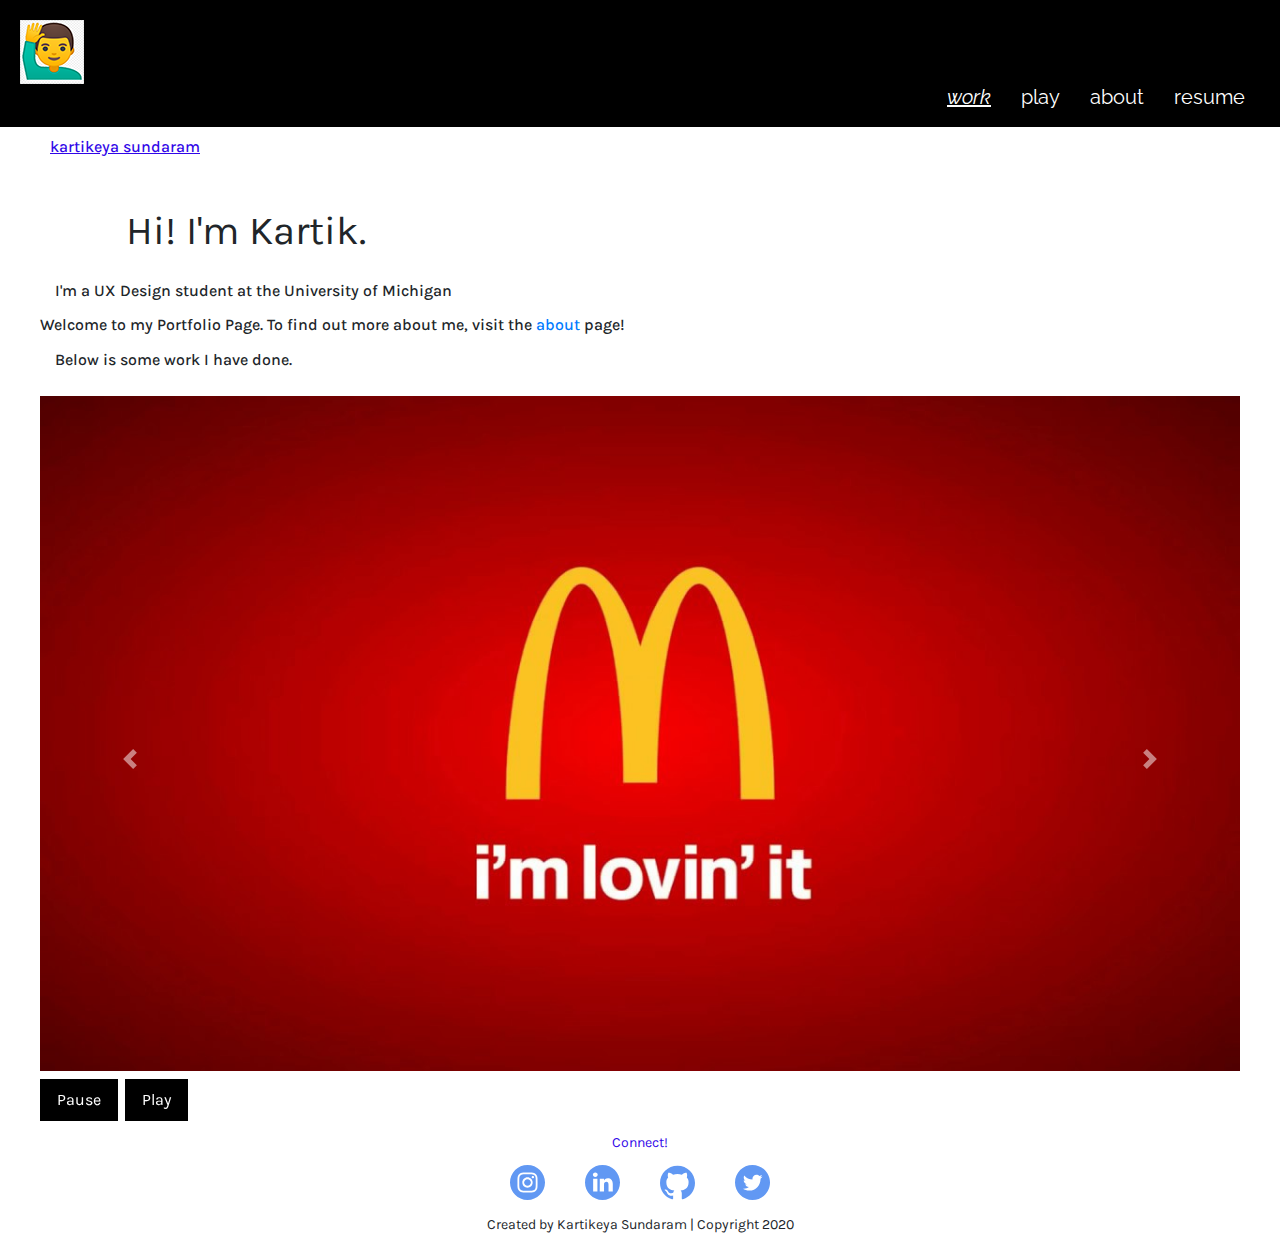
<file: index.html>
<!DOCTYPE html>
<html lang="en">
    <head>
        <title>Kartikeya Sundaram's home</title>

        <link rel="shortcut icon" href="assets/icons/k_icon.ico" type="image/x-icon" />

        <meta name="viewport" content="width=device-width, initial-scale=1">
        <meta charset="UTF-8">

        <!-- Bootstrap CSS -->
        <link rel="stylesheet" href="https://maxcdn.bootstrapcdn.com/bootstrap/4.0.0/css/bootstrap.min.css" integrity="sha384-Gn5384xqQ1aoWXA+058RXPxPg6fy4IWvTNh0E263XmFcJlSAwiGgFAW/dAiS6JXm" crossorigin="anonymous">

        <!-- stylesheet imports -->
        <link href="css/styles.css" type="text/css" rel="stylesheet"/>
        <link href="css/html5reset.css" type="text/css" rel="stylesheet"/>

        <!-- font imports -->
        <link href="https://fonts.googleapis.com/css?family=Karla&display=swap" rel="stylesheet">
        <link href="https://fonts.googleapis.com/css?family=Raleway:200&display=swap" rel="stylesheet">

        <!-- Global site tag (gtag.js) - Google Analytics -->
        <script async src="https://www.googletagmanager.com/gtag/js?id=G-FXCVH95HMC"></script>
        <script>
            window.dataLayer = window.dataLayer || [];
            function gtag(){dataLayer.push(arguments);}
            gtag('js', new Date());

            gtag('config', 'G-FXCVH95HMC');
        </script>
    </head>
    <body>
        <a class="skip" href="#skip">Skip to Main Content</a>
        <header>
            <nav>
                <a href="#"><img src="assets/nav-emoji.png" alt="nav emoji"></a>
                <ul class="nav-links">
                    <li class="nav-item"><a href="#work"><em><u>work</u></em></a></li>
                    <li class="nav-item"><a href="pages/play.html">play</a></li>
                    <li class="nav-item"><a href="pages/about.html">about</a></li>
                    <li class="nav-item"><a href="pages/resume.html">resume</a></li>
                </ul>
            </nav>
        </header>

        <!--Bootstrap js and jquery-->
        <script src="https://code.jquery.com/jquery-3.2.1.slim.min.js" integrity="sha384-KJ3o2DKtIkvYIK3UENzmM7KCkRr/rE9/Qpg6aAZGJwFDMVNA/GpGFF93hXpG5KkN" crossorigin="anonymous"></script>
        <script src="https://cdnjs.cloudflare.com/ajax/libs/popper.js/1.12.9/umd/popper.min.js" integrity="sha384-ApNbgh9B+Y1QKtv3Rn7W3mgPxhU9K/ScQsAP7hUibX39j7fakFPskvXusvfa0b4Q" crossorigin="anonymous"></script>
        <script src="https://maxcdn.bootstrapcdn.com/bootstrap/4.0.0/js/bootstrap.min.js" integrity="sha384-JZR6Spejh4U02d8jOt6vLEHfe/JQGiRRSQQxSfFWpi1MquVdAyjUar5+76PVCmYl" crossorigin="anonymous"></script>


        <main id="skip">
            <h1 class="name">Kartikeya Sundaram</h1>
            <div class="index-header">
                <div id="index-big">
                    <p class="inline animated-text">Hi! I'm Kartik.</p>
                </div>
                <h2 id="index-small">I'm a UX Design student at the University of Michigan</h2>
                <h2 id="index-small:"> Welcome to my Portfolio Page. To find out more about me, visit the <a href="pages/about.html">about</a> page!</h2>
                <h2 id="index-small"> Below is some work I have done.
            </div>

            <!--Carousel begins-->
            <div id="carousel-example-1z" class="carousel slide carousel-fade" data-ride="carousel"
            data-interval: "2000";>
              <!--Indicators-->
              <ol class="carousel-indicators">
                <li data-target="#carousel-example-1z" data-slide-to="0" class="active"></li>
                <li data-target="#carousel-example-1z" data-slide-to="1"></li>
              </ol>

              <!--Slides-->
              <div class="carousel-inner" role="listbox">
                <!--First slide-->
                <div class="carousel-item active">
                  <img class="d-block w-100" src="assets/thumbnails/mcd.jpg"
                    alt="Carousel slide McDonalds">
                </div>

                <!--Second slide-->
                <div class="carousel-item">
                  <img class="d-block w-100" src="assets/thumbnails/pcrc.jpeg"
                    alt="Carousel slide Post Conflict Research Center">
                </div>


              </div>
              <!--/.Slides-->
              <!--Controls-->
              <a class="carousel-control-prev" href="#carousel-example-1z" role="button" data-slide="prev">
                <span class="carousel-control-prev-icon" aria-hidden="true"></span>
                <span class="sr-only">Previous</span>
              </a>
              <a class="carousel-control-next" href="#carousel-example-1z" role="button" data-slide="next">
                <span class="carousel-control-next-icon" aria-hidden="true"></span>
                <span class="sr-only">Next</span>
              </a>
              <!-- adding the play and pause button for the carousel using JQuery -->
              <div class="btn-group" id="carouselButtons">
                  <button class="btn btn-danger btn-lg" id="carousel-pause"
                  style ="background-color:#000; border-color: #000; font-family: 'Karla', sans-serif;
                  padding: auto; border-radius:0%; margin-right: .5rem; margin-top: .5rem;
                  font-size: 1em;">
                      <span aria-hidden="true">Pause</span>
                  </button>
                  <button class="btn btn-danger btn-lg" id="carousel-play"
                  style ="background-color:#000; border-color: #000; font-family: 'Karla', sans-serif;
                  font-size: 1em; outline: none; border-radius: 0%; margin-top: .5rem">
                      <span class="glyphicon glyphicon-play" aria-hidden="true">Play</span>
                  </button>
              </div>
              <!--/.Controls-->
            </div>
            <!--/.Carousel Wrapper-->

        </main>
        <footer>
            <p style="color:#3107E8;">Connect!</p>
            <ul>
              <li class="footer-item"><a href="https://www.instagram.com/kar_clicc/" target="_blank"><img class="social-media-icon" src="assets/icons/instagram.svg" alt="instagram icon"></a></li>
              <li class="footer-item"><a href="https://www.linkedin.com/in/kartikeya-sundaram-445511141/" target="_blank"><img class="social-media-icon" src="assets/icons/linkedin.svg" alt="linkedin icon"></a></li>
              <li class="footer-item"><a href="https://www.github.com/ironblyat" target="_blank"><img class="social-media-icon" src="assets/icons/github.svg" alt="github icon"></a></li>
              <li class="footer-item"><a href="https://twitter.com/home" target="_blank"><img class="social-media-icon" src="assets/icons/twitter.svg" alt="twitter icon"></a></li>
          </ul>
            <p>Created by Kartikeya Sundaram | Copyright 2020</p>
        </footer>
    </body>
</html>
</file>
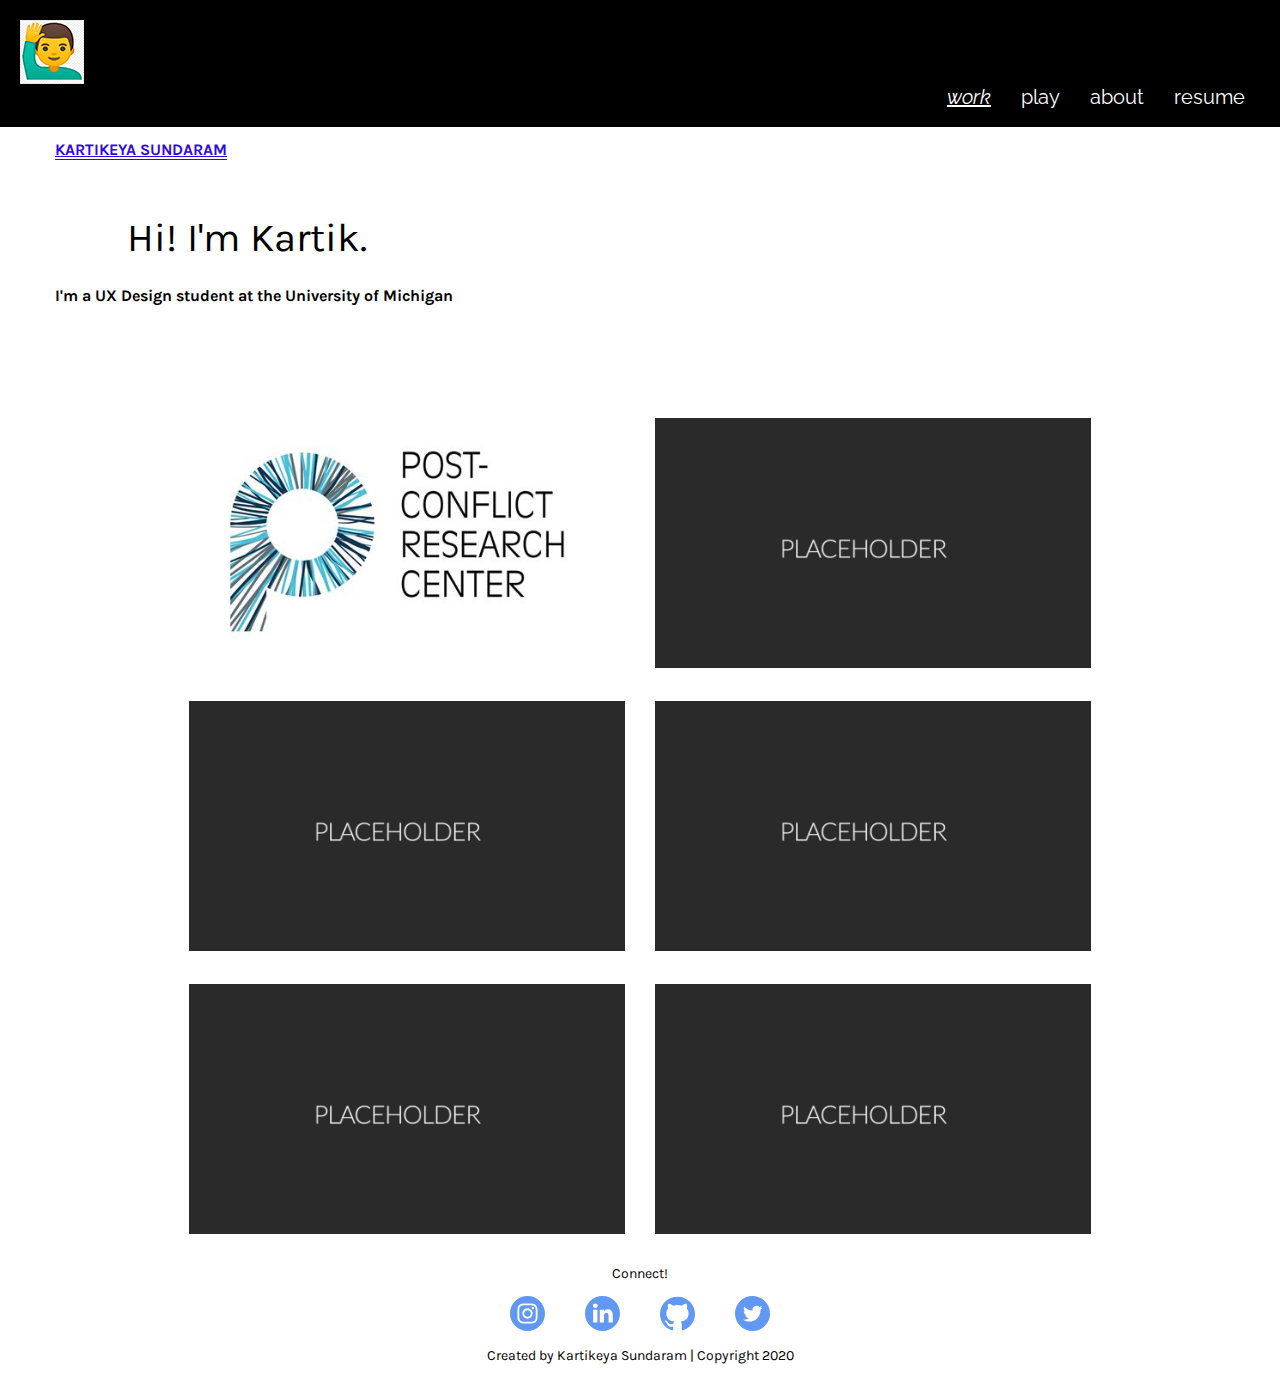
<file: portfolio/index.html>
<!DOCTYPE html>
<html lang="en">
    <head>
        <title>Kartikeya Sundaram</title>
        <meta name="viewport" content="width=device-width, initial-scale=1">
        <meta charset="UTF-8">
        <!-- stylesheet imports -->
        <link href="css/styles.css" type="text/css" rel="stylesheet"/>
        <link href="css/html5reset.css" type="text/css" rel="stylesheet"/>
        <!-- font imports -->
        <link href="https://fonts.googleapis.com/css?family=Karla&display=swap" rel="stylesheet">
        <link href="https://fonts.googleapis.com/css?family=Raleway:200&display=swap" rel="stylesheet">

    </head>
    <body>
        <a class="skip" href="#skip">Skip to Main Content</a>
        <header>
            <nav>
                <a href="#"><img src="assets/nav-emoji.png" alt="nav emoji"></a>
                <ul class="nav-links">
                    <li class="nav-item"><a href="#work"><em><u>work</u></em></a></li>
                    <li class="nav-item"><a href="pages/play.html">play</a></li>
                    <li class="nav-item"><a href="pages/about.html">about</a></li>
                    <li class="nav-item"><a href="pages/resume.html">resume</a></li>
                </ul>
            </nav>
        </header>
        <main id="skip">
            <h1 class="name">Kartikeya Sundaram</h1>
            <div class="index-header">
                <div id="index-big">
                    <p class="inline animated-text">Hi! I'm Kartik.</p>
                </div>
                <h2 id="index-small">I'm a UX Design student at the University of Michigan</h2>
            </div>
            <div id="work" class="project-container">
                <div class="project-card">
                    <img class="thumbnail card-grow" src="assets/thumbnails/pcrc.jpeg" alt="Post Conflict Research Center"/>
                </div>
                <div class="project-card">
                    <img class="thumbnail card-grow" src="assets/thumbnails/placeholder.png" alt="placeholder"/>
                </div>
                <div class="project-card">
                    <img class="thumbnail card-grow" src="assets/thumbnails/placeholder.png" alt="placeholder"/>
                </div>
                <div class="project-card">
                    <img class="thumbnail card-grow" src="assets/thumbnails/placeholder.png" alt="placeholder"/>
                </div>
                <div class="project-card">
                    <img class="thumbnail card-grow" src="assets/thumbnails/placeholder.png" alt="placeholder"/>
                </div>
                <div class="project-card">
                    <img class="thumbnail card-grow" src="assets/thumbnails/placeholder.png" alt="placeholder"/>
                </div>
            </div>

        </main>
        <footer>
            <p>Connect!</p>
            <ul>
              <li class="footer-item"><a href="https://www.instagram.com/kar_clicc/" target="_blank"><img class="social-media-icon" src="assets/icons/instagram.svg" alt="instagram icon"></a></li>
              <li class="footer-item"><a href="https://www.linkedin.com/in/kartikeya-sundaram-445511141/" target="_blank"><img class="social-media-icon" src="assets/icons/linkedin.svg" alt="linkedin icon"></a></li>
              <li class="footer-item"><a href="https://www.github.com/ironblyat" target="_blank"><img class="social-media-icon" src="assets/icons/github.svg" alt="github icon"></a></li>
              <li class="footer-item"><a href="https://twitter.com/home" target="_blank"><img class="social-media-icon" src="assets/icons/twitter.svg" alt="twitter icon"></a></li>
          </ul>
            <p>Created by Kartikeya Sundaram | Copyright 2020</p>
        </footer>
    </body>
</html>
</file>
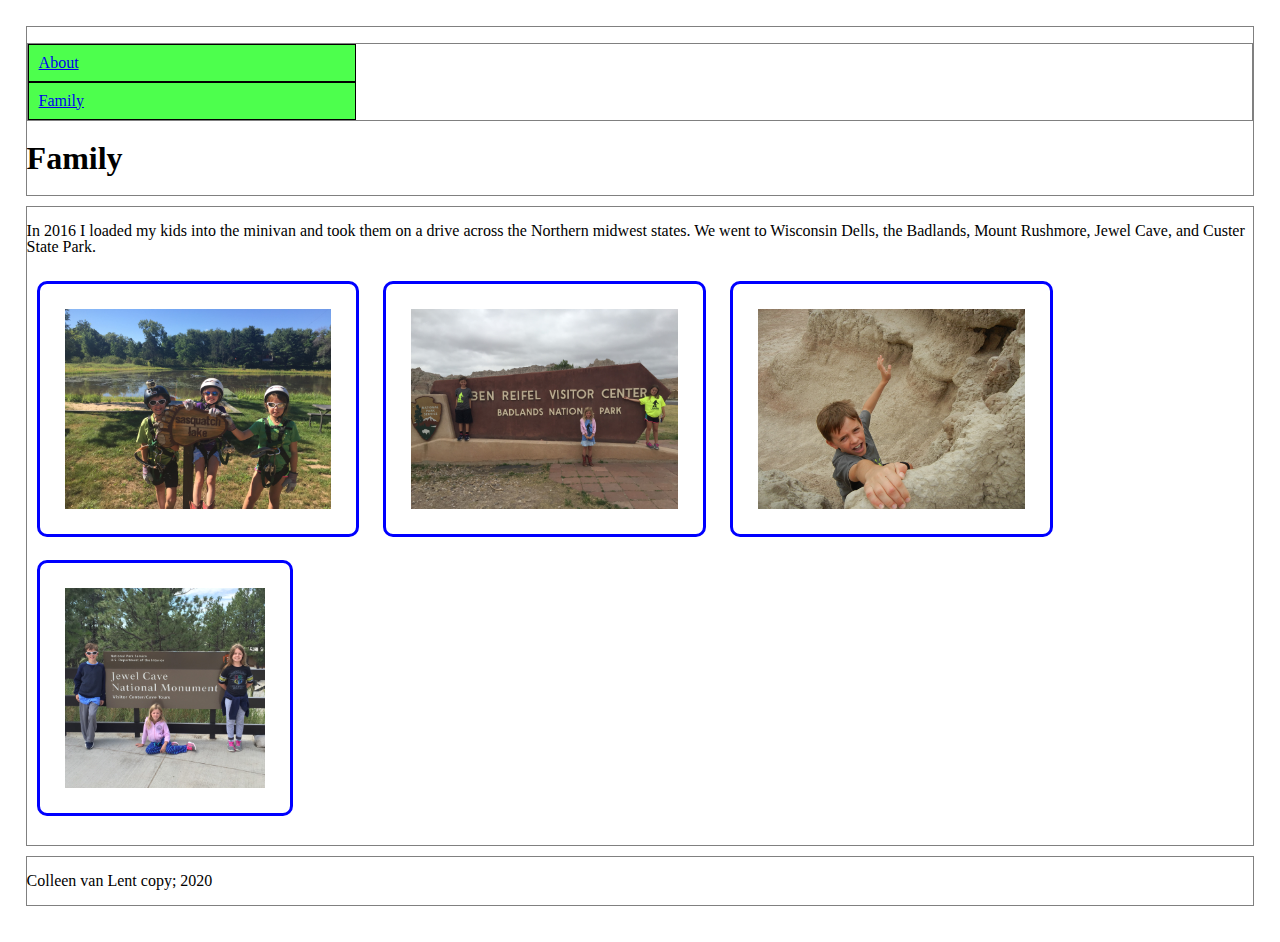
<file: family.html>
<!DOCTYPE html>
<html lang="en">
<head>
	<meta charset="UTF-8">
	<!--link rel="icon" href="imgs/favicon.ico"-->
	<link rel="stylesheet" href="css/html5reset.css">
	<link rel="stylesheet" href="css/style.css">

</head>
<body>
	<header>
		<p><nav> <ul>
			 <li>
				<a href="index.html">About</a></li>
				<li><a href="family.html">Family</a></li>
			</ul>
		</nav>
		<h1>Family</h1></p>
	</header>



<main>
<p>In 2016 I loaded my kids into the minivan and took them on a drive across the Northern midwest states.  We went to Wisconsin Dells, the Badlands, Mount Rushmore, Jewel Cave, and Custer State Park.</p>
<img src="imgs/wisconsin_dells.jpg" width="100"/>
<img src="imgs/badlands.jpg" width="100"/>
<img src="imgs/falling.jpg" width="100"/>
<img src = "imgs/jewel_cave.JPG" width="100"/></p>
</main>

<footer>
	<p>Colleen van Lent copy; 2020</p></footer>
</body>
</html>
</file>
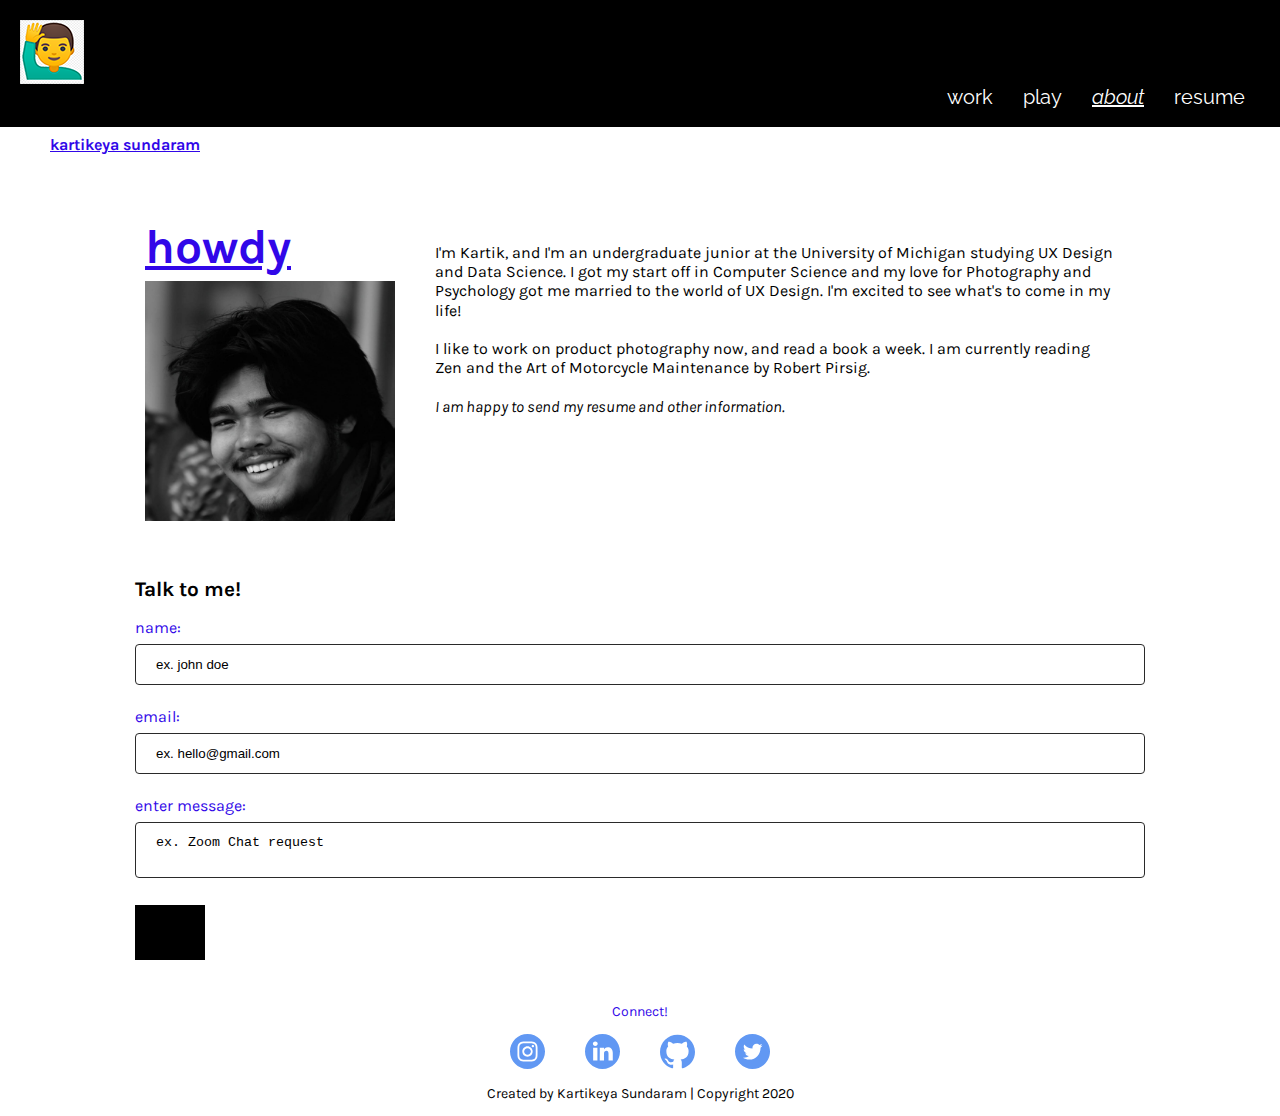
<file: pages/about.html>
<!DOCTYPE html>
<html lang="en">
    <head>
        <title>About Kartikeya Sundaram</title>
        <link rel="shortcut icon" href="../assets/icons/hi.ico" type="image/x-icon" />
        <meta name="viewport" content="width=device-width, initial-scale=1">
        <meta charset="UTF-8">
        <!-- stylesheet imports -->
        <link href="../css/styles.css" type="text/css" rel="stylesheet"/>
        <link href="../css/html5reset.css" type="text/css" rel="stylesheet"/>
        <!-- font imports -->
        <link href="https://fonts.googleapis.com/css?family=Karla&display=swap" rel="stylesheet">
        <link href="https://fonts.googleapis.com/css?family=Raleway:200&display=swap" rel="stylesheet">

        <!-- Global site tag (gtag.js) - Google Analytics -->
        <script async src="https://www.googletagmanager.com/gtag/js?id=G-FXCVH95HMC"></script>
        <script>
            window.dataLayer = window.dataLayer || [];
            function gtag(){dataLayer.push(arguments);}
            gtag('js', new Date());

            gtag('config', 'G-FXCVH95HMC');
        </script>
    </head>
    <body>
        <a class="skip" href="#skip">Skip to Main Content</a>
        <header>
            <nav>
                <a href="../index.html"><img src="../assets/nav-emoji.png" alt="nav emoji"></a>
                <ul class="nav-links">
                    <li class="nav-item"><a href="../index.html">work</a></li>
                    <li class="nav-item"><a href="play.html">play</a></li>
                    <li class="nav-item"><a href="about.html"><em><u>about</u></em></a></li>
                    <li class="nav-item"><a href="resume.html">resume</a></li>
                </ul>
            </nav>
        </header>
        <main id="skip">
            <h1 class="name">Kartikeya Sundaram</h1>
            <div class="about-content">
                <div class="about-left">
                    <h1 class="fade" id="about-header">Howdy</h1>
                <div class="about-image">
                    <img src="../assets/pic.jpg" alt="Picture of Me" />
                </div>
                </div>
                <div class="about-right">
                    <p>
                        I'm Kartik, and I'm an undergraduate junior at the
                        University of Michigan studying UX Design and Data
                        Science. I got my start off in Computer Science and
                        my love for Photography and Psychology got me
                        married to the world of UX Design. I'm excited to see
                        what's to come in my life!
                    </p>
                    <br/>
                    <p>
                        I like to work on product photography now, and read a
                        book a week. I am currently reading Zen and the Art of
                        Motorcycle Maintenance by Robert Pirsig.
                    </p>
                    <br/>
                    <p>
                        <em>I am happy to send my resume and other information.
                        </em>
                    </p>
                </div>
            </div>

            <!-- contact form -->
                <form class="contact-form"
                    action="https://formspree.io/f/meqpkwaa"
                    method="POST"
                >
                <fieldset>
                    <legend id="contact-header">Talk to me!</legend>
                    <label>
                        name:
                        <br/><input type="text" name="name" id="name" placeholder="ex. john doe">
                    </label>
                    <br/><br/>
                    <label>
                        email:
                        <br/><input type="text" name="email"id="email" placeholder="ex. hello@gmail.com">
                    </label>
                    <br/><br/>
                    <label>
                        enter message:
                        <br/><textarea id="message" name="message body" placeholder="ex. Zoom Chat request"></textarea>
                    </label>
                    <br/><br/>
                </fieldset>
                <button type="submit" value="Send" color="#3107E8">send</button>
                </form>
        </main>
        <footer>
            <p style="color:#3107E8;">Connect!</p>
            <ul>
                <li class="footer-item"><a href="https://www.instagram.com/kar_clicc/" target="_blank"><img class="social-media-icon" src="../assets/icons/instagram.svg" alt="instagram icon"></a></li>
                <li class="footer-item"><a href="https://www.linkedin.com/in/kartikeya-sundaram-445511141/" target="_blank"><img class="social-media-icon" src="../assets/icons/linkedin.svg" alt="linkedin icon"></a></li>
                <li class="footer-item"><a href="https://www.github.com/ironblyat" target="_blank"><img class="social-media-icon" src="../assets/icons/github.svg" alt="github icon"></a></li>
                <li class="footer-item"><a href="https://twitter.com/home" target="_blank"><img class="social-media-icon" src="../assets/icons/twitter.svg" alt="twitter icon"></a></li>
            </ul>
            <p>Created by Kartikeya Sundaram | Copyright 2020</p>
        </footer>
</file>
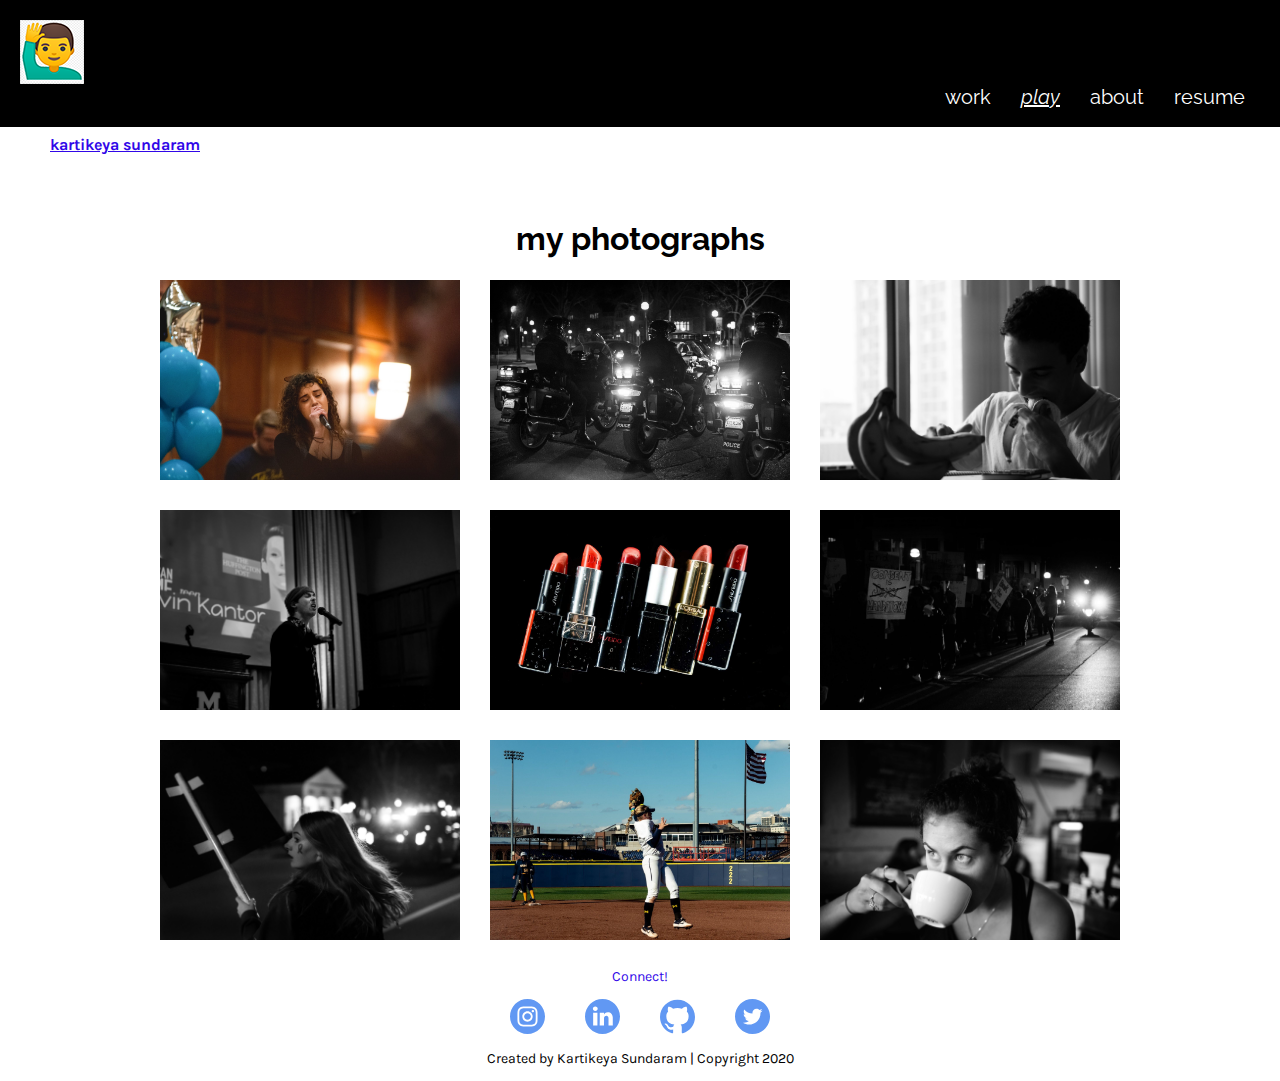
<file: pages/play.html>
<!DOCTYPE html>
<html lang="en">
    <head>
        <title>Kartikeya Sundaram's photography</title>


        <!-- favicon -->

        <link rel="shortcut icon" href="../assets/icons/play_camera.ico" type="image/x-icon" />

        <meta name="viewport" content="width=device-width, initial-scale=1">
        <meta charset="UTF-8">


        <!-- stylesheet imports -->
        <link href="../css/styles.css" type="text/css" rel="stylesheet"/>
        <link href="../css/html5reset.css" type="text/css" rel="stylesheet"/>
        <!-- font imports -->
        <link href="https://fonts.googleapis.com/css?family=Karla&display=swap" rel="stylesheet">
        <link href="https://fonts.googleapis.com/css?family=Raleway:200&display=swap" rel="stylesheet">
        <!-- Global site tag (gtag.js) - Google Analytics -->
        <script async src="https://www.googletagmanager.com/gtag/js?id=G-FXCVH95HMC"></script>
        <script>
            window.dataLayer = window.dataLayer || [];
            function gtag(){dataLayer.push(arguments);}
            gtag('js', new Date());

            gtag('config', 'G-FXCVH95HMC');
        </script>

    </head>
    <body>
        <a class="skip" href="#skip">Skip to Main Content</a>
        <header>
            <nav>
                <a href="../index.html"><img src="../assets/nav-emoji.png" alt="nav emoji"></a>
                <ul class="nav-links">
                    <li class="nav-item"><a href="../index.html">work</a></li>
                    <li class="nav-item"><a href="play.html"><em><u>play</u></em></a></li>
                    <li class="nav-item"><a href="about.html">about</a></li>
                    <li class="nav-item"><a href="resume.html">resume</a></li>
                </ul>
            </nav>
        </header>


        <main id="skip">
            <h1 class="name">Kartikeya Sundaram</h1>
            <!-- play content -->
            <h2 id="heading">my photographs</h2>

            <div class="container">
                <div class="play-card" tabindex="0">
                    <div class="card-inner">
                        <div class="card-front">
                            <img src="../assets/gallery/AmericanIdol.jpg" alt="Photo of American Idol"/>
                        </div>
                        <div class="card-back">
                            <h1>"Singer from American Idol"</h1>
                            <p>Nikon D750 with 80-200mm f/2.8</p>
                        </div>
                    </div>
                </div>
                <div class="play-card" tabindex="0">
                    <div class="card-inner">
                        <div class="card-front">
                            <img src="../assets/gallery/cops.jpg" alt="Photo of Cops on Bikes"/>
                        </div>
                        <div class="card-back">
                            <h1>"Cops in Line"</h1>
                            <p>Nikon D750 with 80-200mm f/2.8</p>
                        </div>
                    </div>
                </div>
                <div class="play-card" tabindex="0">
                    <div class="card-inner">
                        <div class="card-front">
                            <img src="../assets/gallery/Danny.jpg" alt="Photo of Danny"/>
                        </div>
                        <div class="card-back">
                            <h1>"My friend Danny"</h1>
                            <p>Nikon D750 with 80-200mm f/2.8</p>
                        </div>
                    </div>
                </div>
                <div class="play-card" tabindex="0">
                    <div class="card-inner">
                        <div class="card-front">
                            <img src="../assets/gallery/KevinCantor.jpg" alt="Photo of Kevin Cantor, Poet"/>
                        </div>
                        <div class="card-back">
                            <h1>"Kevin Cantor Performing"</h1>
                            <p>Nikon D750 with 80-200mm f/2.8</p>
                        </div>
                    </div>
                </div>
                <div class="play-card" tabindex="0">
                    <div class="card-inner">
                        <div class="card-front">
                            <img src="../assets/gallery/Lipstick.jpg" alt="Photo of Lipstick"/>
                        </div>
                        <div class="card-back">
                            <h1>"Lipstick"</h1>
                            <p>Nikon D750 with 80-200mm f/2.8</p>
                        </div>
                    </div>
                </div>
                <div class="play-card" tabindex="0">
                    <div class="card-inner">
                        <div class="card-front">
                            <img src="../assets/gallery/Protest.jpg" alt="Photo of Take Back the Night March"/>
                        </div>
                        <div class="card-back">
                            <h1>"Take Back the Night March"</h1>
                            <p>Nikon D750 with 80-200mm f/2.8</p>
                        </div>
                    </div>
                </div>
                <div class="play-card" tabindex="0">
                    <div class="card-inner">
                        <div class="card-front">
                            <img src="../assets/gallery/Sara.jpg" alt="Photo of Sara"/>
                        </div>
                        <div class="card-back">
                            <h1>"Sara"</h1>
                            <p>Nikon D750 with 80-200mm f/2.8</p>
                        </div>
                    </div>
                </div>
                <div class="play-card" tabindex="0">
                    <div class="card-inner">
                        <div class="card-front">
                            <img src="../assets/gallery/Softball.jpg" alt="Photo of Softball Athlete"/>
                        </div>
                        <div class="card-back">
                            <h1>"Softball Athlete"</h1>
                            <p>Nikon D750 with 80-200mm f/2.8</p>
                        </div>
                    </div>
                </div>
                <div class="play-card" tabindex="0">
                    <div class="card-inner">
                        <div class="card-front">
                            <img src="../assets/gallery/Sophia.jpg" alt="Photo of Sophia"/>
                        </div>
                        <div class="card-back">
                            <h1>"Sophia with her Coffee"</h1>
                            <p>Nikon D750 with 80-200mm f/2.8</p>
                        </div>
                    </div>
                </div>
            </div>
            <!-- <a href="#skip">Go to top</a>-->
            <!-- make this into a button -->
        </main>
        <footer>
            <p style="color:#3107E8;">Connect!</p>
            <ul>
                <li class="footer-item"><a href="https://www.instagram.com/kar_clicc/" target="_blank"><img class="social-media-icon" src="../assets/icons/instagram.svg" alt="instagram icon"></a></li>
                <li class="footer-item"><a href="https://www.linkedin.com/in/kartikeya-sundaram-445511141/" target="_blank"><img class="social-media-icon" src="../assets/icons/linkedin.svg" alt="linkedin icon"></a></li>
                <li class="footer-item"><a href="https://www.github.com/ironblyat" target="_blank"><img class="social-media-icon" src="../assets/icons/github.svg" alt="github icon"></a></li>
                <li class="footer-item"><a href="https://twitter.com/home" target="_blank"><img class="social-media-icon" src="../assets/icons/twitter.svg" alt="twitter icon"></a></li>
            </ul>
            <p>Created by Kartikeya Sundaram | Copyright 2020</p>
        </footer>
</file>
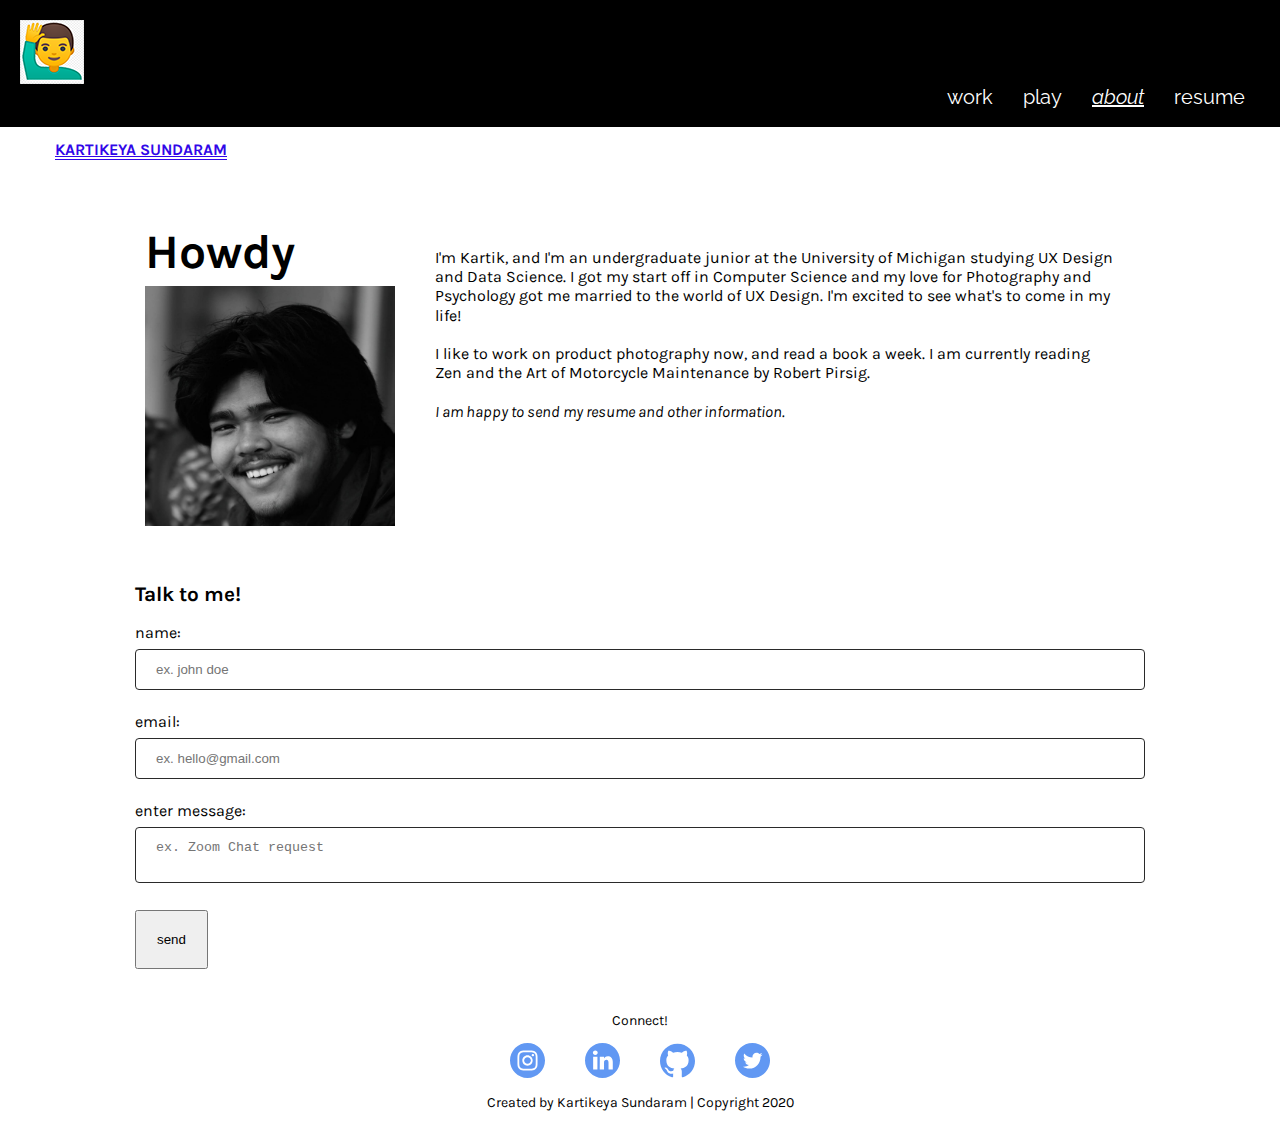
<file: portfolio/pages/about.html>
<!DOCTYPE html>
<html lang="en">
    <head>
        <title>Kartikeya Sundaram</title>
        <meta name="viewport" content="width=device-width, initial-scale=1">
        <meta charset="UTF-8">
        <!-- stylesheet imports -->
        <link href="../css/styles.css" type="text/css" rel="stylesheet"/>
        <link href="../css/html5reset.css" type="text/css" rel="stylesheet"/>
        <!-- font imports -->
        <link href="https://fonts.googleapis.com/css?family=Karla&display=swap" rel="stylesheet">
        <link href="https://fonts.googleapis.com/css?family=Raleway:200&display=swap" rel="stylesheet">

    </head>
    <body>
        <a class="skip" href="#skip">Skip to Main Content</a>
        <header>
            <nav>
                <a href="../index.html"><img src="../assets/nav-emoji.png" alt="nav emoji"></a>
                <ul class="nav-links">
                    <li class="nav-item"><a href="../index.html">work</a></li>
                    <li class="nav-item"><a href="play.html">play</a></li>
                    <li class="nav-item"><a href="about.html"><em><u>about</u></em></a></li>
                    <li class="nav-item"><a href="resume.html">resume</a></li>
                </ul>
            </nav>
        </header>
        <main id="skip">
            <h1 class="name">Kartikeya Sundaram</h1>
            <div class="about-content">
                <div class="about-left">
                    <h1 class="fade" id="about-header">Howdy</h1>
                <div class="about-image">
                    <img src="../assets/pic.jpg" alt="Picture of Me" />
                </div>
                </div>
                <div class="about-right">
                    <p>
                        I'm Kartik, and I'm an undergraduate junior at the
                        University of Michigan studying UX Design and Data
                        Science. I got my start off in Computer Science and
                        my love for Photography and Psychology got me
                        married to the world of UX Design. I'm excited to see
                        what's to come in my life!
                    </p>
                    <br/>
                    <p>
                        I like to work on product photography now, and read a
                        book a week. I am currently reading Zen and the Art of
                        Motorcycle Maintenance by Robert Pirsig.
                    </p>
                    <br/>
                    <p>
                        <em>I am happy to send my resume and other information.
                        </em>
                    </p>
                </div>
            </div>

            <!-- contact form -->
                <form class="contact-form"
                    action="https://formspree.io/f/meqpkwaa"
                    method="POST"
                >
                <fieldset>
                    <legend id="contact-header">Talk to me!</legend>
                    <label>
                        name:
                        <br/><input type="text" name="name" id="name" placeholder="ex. john doe">
                    </label>
                    <br/><br/>
                    <label>
                        email:
                        <br/><input type="text" name="email"id="email" placeholder="ex. hello@gmail.com">
                    </label>
                    <br/><br/>
                    <label>
                        enter message:
                        <br/><textarea id="message" name="message body" placeholder="ex. Zoom Chat request"></textarea>
                    </label>
                    <br/><br/>
                </fieldset>
                <button type="submit" value="Send">send</button>
                </form>
        </main>
        <footer>
            <p>Connect!</p>
            <ul>
                <li class="footer-item"><a href="https://www.instagram.com/kar_clicc/" target="_blank"><img class="social-media-icon" src="../assets/icons/instagram.svg" alt="instagram icon"></a></li>
                <li class="footer-item"><a href="https://www.linkedin.com/in/kartikeya-sundaram-445511141/" target="_blank"><img class="social-media-icon" src="../assets/icons/linkedin.svg" alt="linkedin icon"></a></li>
                <li class="footer-item"><a href="https://www.github.com/ironblyat" target="_blank"><img class="social-media-icon" src="../assets/icons/github.svg" alt="github icon"></a></li>
                <li class="footer-item"><a href="https://twitter.com/home" target="_blank"><img class="social-media-icon" src="../assets/icons/twitter.svg" alt="twitter icon"></a></li>
            </ul>
            <p>Created by Kartikeya Sundaram | Copyright 2020</p>
        </footer>
</file>
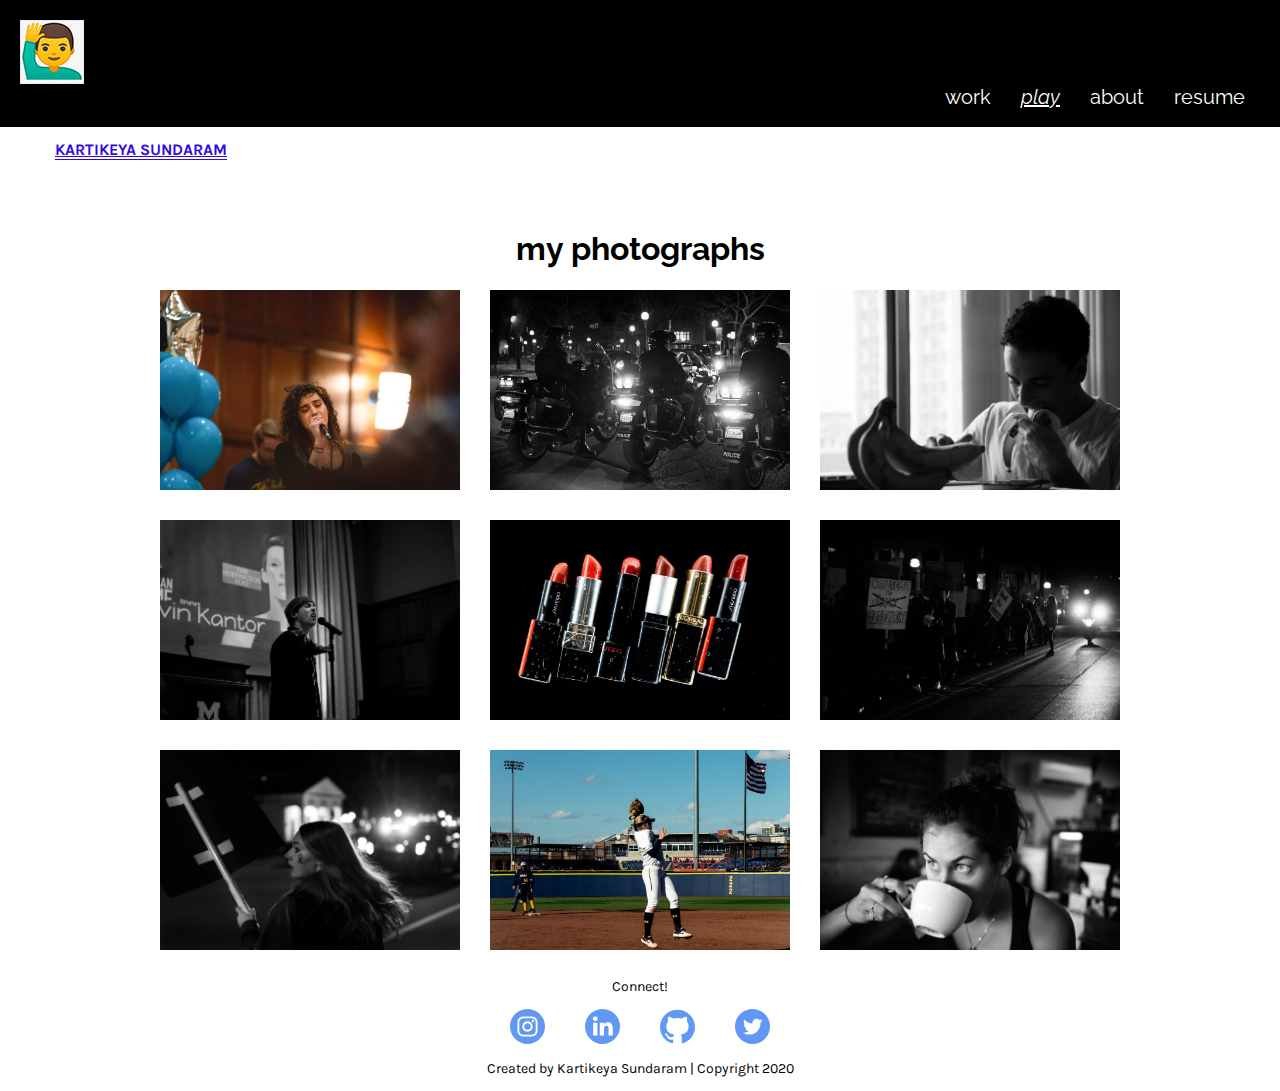
<file: portfolio/pages/play.html>
<!DOCTYPE html>
<html lang="en">
    <head>
        <title>Kartikeya Sundaram</title>
        <meta name="viewport" content="width=device-width, initial-scale=1">
        <meta charset="UTF-8">
        <!-- stylesheet imports -->
        <link href="../css/styles.css" type="text/css" rel="stylesheet"/>
        <link href="../css/html5reset.css" type="text/css" rel="stylesheet"/>
        <!-- font imports -->
        <link href="https://fonts.googleapis.com/css?family=Karla&display=swap" rel="stylesheet">
        <link href="https://fonts.googleapis.com/css?family=Raleway:200&display=swap" rel="stylesheet">

    </head>
    <body>
        <a class="skip" href="#skip">Skip to Main Content</a>
        <header>
            <nav>
                <a href="../index.html"><img src="../assets/nav-emoji.png" alt="nav emoji"></a>
                <ul class="nav-links">
                    <li class="nav-item"><a href="../index.html">work</a></li>
                    <li class="nav-item"><a href="play.html"><em><u>play</u></em></a></li>
                    <li class="nav-item"><a href="about.html">about</a></li>
                    <li class="nav-item"><a href="resume.html">resume</a></li>
                </ul>
            </nav>
        </header>
        <main id="skip">
            <h1 class="name">Kartikeya Sundaram</h1>
            <!-- play content -->
            <h2 id="heading">my photographs</h2>
            <div class="container">
                <div class="play-card" tabindex="0">
                    <div class="card-inner">
                        <div class="card-front">
                            <img src="../assets/gallery/AmericanIdol.jpg" alt="Photo of American Idol"/>
                        </div>
                        <div class="card-back">
                            <h1>"Singer from American Idol"</h1>
                            <p>Nikon D750 with 80-200mm f/2.8</p>
                        </div>
                    </div>
                </div>
                <div class="play-card" tabindex="0">
                    <div class="card-inner">
                        <div class="card-front">
                            <img src="../assets/gallery/cops.jpg" alt="Photo of Cops on Bikes"/>
                        </div>
                        <div class="card-back">
                            <h1>"Cops in Line"</h1>
                            <p>Nikon D750 with 80-200mm f/2.8</p>
                        </div>
                    </div>
                </div>
                <div class="play-card" tabindex="0">
                    <div class="card-inner">
                        <div class="card-front">
                            <img src="../assets/gallery/Danny.jpg" alt="Photo of Danny"/>
                        </div>
                        <div class="card-back">
                            <h1>"My friend Danny"</h1>
                            <p>Nikon D750 with 80-200mm f/2.8</p>
                        </div>
                    </div>
                </div>
                <div class="play-card" tabindex="0">
                    <div class="card-inner">
                        <div class="card-front">
                            <img src="../assets/gallery/KevinCantor.jpg" alt="Photo of Kevin Cantor, Poet"/>
                        </div>
                        <div class="card-back">
                            <h1>"Kevin Cantor Performing"</h1>
                            <p>Nikon D750 with 80-200mm f/2.8</p>
                        </div>
                    </div>
                </div>
                <div class="play-card" tabindex="0">
                    <div class="card-inner">
                        <div class="card-front">
                            <img src="../assets/gallery/Lipstick.jpg" alt="Photo of Lipstick"/>
                        </div>
                        <div class="card-back">
                            <h1>"Lipstick"</h1>
                            <p>Nikon D750 with 80-200mm f/2.8</p>
                        </div>
                    </div>
                </div>
                <div class="play-card" tabindex="0">
                    <div class="card-inner">
                        <div class="card-front">
                            <img src="../assets/gallery/Protest.jpg" alt="Photo of Take Back the Night March"/>
                        </div>
                        <div class="card-back">
                            <h1>"Take Back the Night March"</h1>
                            <p>Nikon D750 with 80-200mm f/2.8</p>
                        </div>
                    </div>
                </div>
                <div class="play-card" tabindex="0">
                    <div class="card-inner">
                        <div class="card-front">
                            <img src="../assets/gallery/Sara.jpg" alt="Photo of Sara"/>
                        </div>
                        <div class="card-back">
                            <h1>"Sara"</h1>
                            <p>Nikon D750 with 80-200mm f/2.8</p>
                        </div>
                    </div>
                </div>
                <div class="play-card" tabindex="0">
                    <div class="card-inner">
                        <div class="card-front">
                            <img src="../assets/gallery/Softball.jpg" alt="Photo of Softball Athlete"/>
                        </div>
                        <div class="card-back">
                            <h1>"Softball Athlete"</h1>
                            <p>Nikon D750 with 80-200mm f/2.8</p>
                        </div>
                    </div>
                </div>
                <div class="play-card" tabindex="0">
                    <div class="card-inner">
                        <div class="card-front">
                            <img src="../assets/gallery/Sophia.jpg" alt="Photo of Sophia"/>
                        </div>
                        <div class="card-back">
                            <h1>"Sophia with her Coffee"</h1>
                            <p>Nikon D750 with 80-200mm f/2.8</p>
                        </div>
                    </div>
                </div>
            </div>
            <!-- <a href="#skip">Go to top</a>-->
            <!-- make this into a button -->
        </main>
        <footer>
            <p>Connect!</p>
            <ul>
                <li class="footer-item"><a href="https://www.instagram.com/kar_clicc/" target="_blank"><img class="social-media-icon" src="../assets/icons/instagram.svg" alt="instagram icon"></a></li>
                <li class="footer-item"><a href="https://www.linkedin.com/in/kartikeya-sundaram-445511141/" target="_blank"><img class="social-media-icon" src="../assets/icons/linkedin.svg" alt="linkedin icon"></a></li>
                <li class="footer-item"><a href="https://www.github.com/ironblyat" target="_blank"><img class="social-media-icon" src="../assets/icons/github.svg" alt="github icon"></a></li>
                <li class="footer-item"><a href="https://twitter.com/home" target="_blank"><img class="social-media-icon" src="../assets/icons/twitter.svg" alt="twitter icon"></a></li>
            </ul>
            <p>Created by Kartikeya Sundaram | Copyright 2020</p>
        </footer>
</file>
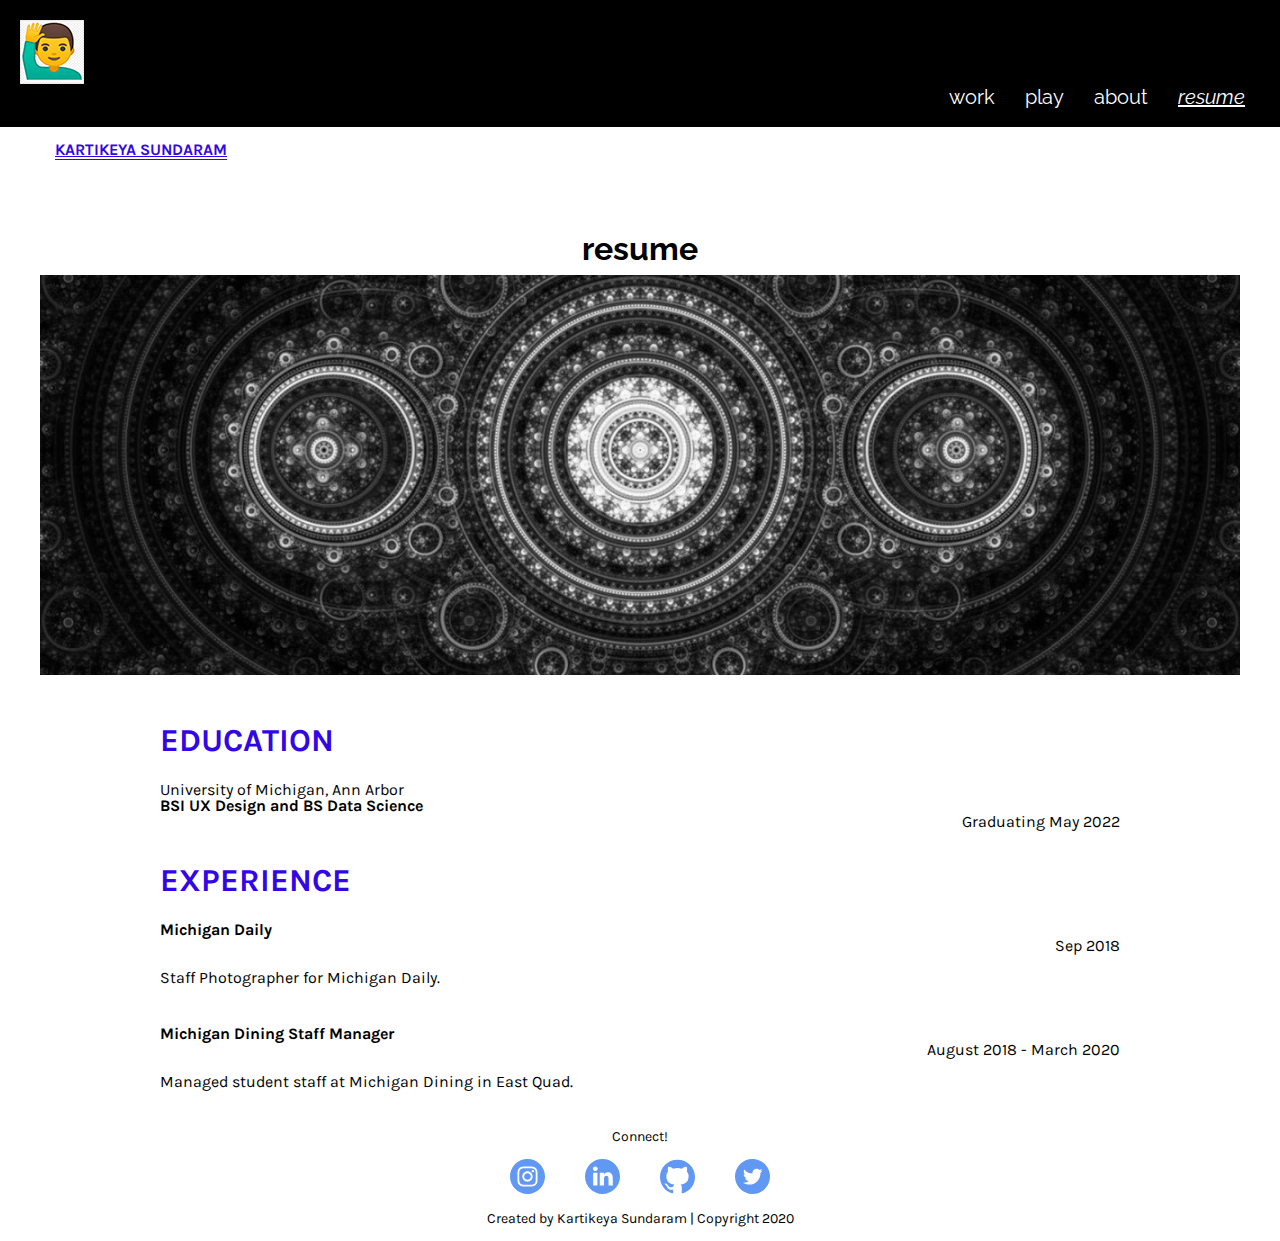
<file: portfolio/pages/resume.html>
<!DOCTYPE html>
<html lang="en">
    <head>
        <title>Kartikeya Sundaram</title>
        <meta name="viewport" content="width=device-width, initial-scale=1">
        <meta charset="UTF-8">
        <!-- stylesheet imports -->
        <link href="../css/styles.css" type="text/css" rel="stylesheet"/>
        <link href="../css/html5reset.css" type="text/css" rel="stylesheet"/>
        <!-- font imports -->
        <link href="https://fonts.googleapis.com/css?family=Karla&display=swap" rel="stylesheet">
        <link href="https://fonts.googleapis.com/css?family=Raleway:200&display=swap" rel="stylesheet">
    </head>
    <body>
        <a class="skip" href="#skip">Skip to Main Content</a>
        <header>
            <nav>
                <a href="../index.html"><img src="../assets/nav-emoji.png" alt="nav emoji"></a>
                <ul class="nav-links">
                    <li class="nav-item"><a href="../index.html">work</a></li>
                    <li class="nav-item"><a href="play.html">play</a></li>
                    <li class="nav-item"><a href="about.html">about</a></li>
                    <li class="nav-item"><a href="resume.html"><em><u>resume</u></em></a></li>
                </ul>
            </nav>
        </header>
        <main id="skip">
            <h1 class="name">Kartikeya Sundaram</h1>
            <h2 id="heading">resume</h2>
            <div class="resume-container">
                <div id="parallax"></div>
                <h3 class="resume-heading">Education</h3>
                <div class="resume-card">
                    <p >University of Michigan, Ann Arbor</p>
                    <p class="resume-role">BSI UX Design and BS Data Science</p>
                    <p class="daterange">Graduating May 2022</p>

                </div>

                <h3 class="resume-heading">Experience</h3>
                <div class="resume-card">
                    <p class="resume-role">Michigan Daily</p>
                    <p class="daterange">Sep 2018</p><br/>
                    <p>Staff Photographer for Michigan Daily.</p>
                </div>

                <div class="resume-card">
                    <p class="resume-role">Michigan Dining Staff Manager</p>
                    <p class="daterange">August 2018 - March 2020</p><br/>
                    <p>Managed student staff at Michigan Dining in East Quad. </p>
                </div>


            </div>
        </main>
        <footer>
            <p>Connect!</p>
            <ul>
                <li class="footer-item"><a href="https://www.instagram.com/kar_clicc/" target="_blank"><img class="social-media-icon" src="../assets/icons/instagram.svg" alt="instagram icon"></a></li>
                <li class="footer-item"><a href="https://www.linkedin.com/in/kartikeya-sundaram-445511141/" target="_blank"><img class="social-media-icon" src="../assets/icons/linkedin.svg" alt="linkedin icon"></a></li>
                <li class="footer-item"><a href="https://www.github.com/ironblyat" target="_blank"><img class="social-media-icon" src="../assets/icons/github.svg" alt="github icon"></a></li>
                <li class="footer-item"><a href="https://twitter.com/home" target="_blank"><img class="social-media-icon" src="../assets/icons/twitter.svg" alt="twitter icon"></a></li>
            </ul>
            <p>Created by Kartikeya Sundaram | Copyright 2020</p>
        </footer>
</file>
<file: css/styles.css>
@import url('https://fonts.googleapis.com/css?family=Raleway&display=swap');
@import url('https://fonts.googleapis.com/css?family=Karla&display=swap');

/* keyframes */
.fade {
    -webkit-animation-name: fade-in;
    animation-name: fade-in;
    animation-duration: 1.5s;
}

@keyframes fade-in {
    from {
        opacity: 0;
        transform: translate3d(0, -100%, 0);
      }

      to {
        opacity: 1;
        transform: translate3d(0, 0, 0);
      }
}

@keyframes typewriter {
    from {
        width: 0;
    }
    to {
        width: 15rem;
    }
}
@keyframes text-cursor {
    from {
        border-right-color: rgba(5,5,5,.75);
    }
    to {
        border-right-color: transparent;
    }
}

/* no padding parallax */
#parallax {
    padding: 0;
    filter: grayscale();
    background-image: url("../assets/pattern.jpg");
    background-color: #2a2a2a;
    width: 100%;
    height: 400px;
    margin: 0;
    /* Create the parallax scrolling effect */
    background-attachment: fixed;
    background-position: center;
    background-repeat: no-repeat;
    background-size: cover;
    margin-bottom: 40px;
}

/* main/work page and overall styling */
*:focus {
    border: 2px solid #000;
}

html {
    scroll-behavior: smooth;
  }

body {
    font-family: 'Karla', sans-serif;
    margin: 0 auto;
    font-size: 1em;
}




header {
    background: #fff;
    border-bottom: 3px solid #50C7C7;
    padding: 15px;
    display: flex;
}

header > nav {
    padding: 20px;
    background-color: #000;
}

.name {
    margin: 10px;
    padding-bottom: 30px;
    text-decoration: underline;
    text-transform: lowercase;
    color: #3107E8;
}

h1 {
   margin: 10px;
   padding-bottom: 30px;
   text-decoration: underline;
   text-transform: lowercase;
   color: #3107E8;
}

main {
    padding-left: 40px;
    padding-right: 40px;
}

form {

  color: #3107E8
}

#contact-header {
  color: black;
}

.inline {
    top: 50%;
    width: 24rem;
    margin: 0 auto;
    border-right: 2px solid rgba(255,255,255,.75);
    text-align: center;
    white-space: nowrap;
    overflow: hidden;
}

.animated-text {
    animation: typewriter 3s steps(30) 1s 1 normal both,
               text-cursor 500ms steps(30) infinite normal;
}

nav {
    display: flex;
}

nav a {
    width: 100px;
}

.nav-item {
    font-size: 20px;
    font-family: 'Raleway', 'sans-serif';
    padding-left: 15px;
    padding-right: 15px;
    color: #fff;
}

figcaption {
    text-align: center;
}

p img {
    text-align: center;
    margin: 0 auto;
    background-color: #2a2a2a;
}

ul {
    list-style-type: none;
}

footer ul {
    display: grid;
    justify-content: center;
    grid-template-columns: repeat(8, auto); /* 8 col */
}

footer p {
    font-size: 14px;
    text-align: center;
    padding: 15px 0px;
}

.footer-item {
    padding-left: 20px;
    padding-right: 20px;
    grid-row: 1 / -1;
}

.nav-links {
    list-style: none;
    display: flex;
    flex-direction: row;
    justify-content: flex-end;
    align-items: baseline;
}

.index-header {
    height: 200px;
    width: auto;
    display: flex;
    flex-direction: column;
    align-items: flex-start;
}

#index-big {
    font-size: 2.5rem;
    margin: 15px;
}

#index-small {
    margin: 15px;
    flex-basis: 10px;
    text-emphasis: normal;
}

a:link {
    text-decoration: none;
}

.nav-item a {
    color: #fff;
}

.nav-item a:hover {
    text-decoration: underline;

}

.nav-item a:visited {
    color: #fff;
}

a.skip {
    background: #fff;
    left: 0;
    padding: 6px;
    position: absolute;
    top: -40px;
    -webkit-transition: top 1s ease-out;
    -o-transition: top 1s ease-out;
    transition: top 1s ease-out;
    z-index: 1;
}

a.skip:focus {
    top:20px;
    color: #000;
    -webkit-text-decoration-style: solid;
            text-decoration-style: solid;
}

.content {
    padding-left: 30px;
    padding-right: 30px;
    margin: 0 auto;
}

.social-media-icon {
    width: 35px;
    height: auto;
}

.project-container {
    display: grid;
    grid-template-columns: repeat(2, auto);
    justify-self: center;
    align-content: center;
    justify-content: center;
}

@media screen and (max-width: 800px) {
    .nav-links {
        flex-direction: column;
        align-items: flex-start;
        padding-top: 5px;
    }
    .nav-item {
        padding: 5px;
    }

    .project-container {
        grid-template-columns: auto;
    }
}

@media screen and (max-width: 550px) {
    .nav-links {
        flex-direction: column;
        align-items: center;
    }
    .nav-item {
        padding: 5px;
        margin: 5px;
    }
}

/* work page styling */

.thumbnail {
    width: auto;
    height: 250px;
}

.project-card {
    margin: 15px;
}

.thumbnail:hover {
    filter: drop-shadow(4px 4px 4px #b0b0b0);
    transform:scale(1.02);
    transition: all 0.7s;
}

/* play page styling */

.container {
    display: grid;
    grid-template-columns: repeat(3, auto);
    align-content: center;
    justify-content: center;
}

.play-card {
    width: 300px;
    height: 200px;
    background-color: #000;
    margin: 15px;
    perspective: 1000px;
}

.card-inner {
    position: relative;
    width: 100%;
    height: 100%;
    text-align: center;
    transition: transform 0.6s;
    transform-style: preserve-3d;
}

.play-card:focus .card-inner {
    transform: rotateY(180deg);
}

/* hover state */
.play-card:hover .card-inner {
    filter: opacity(0.5)
}

.card-front, .card-back {
    position: absolute;
    width: 100%;
    height: 100%;
    -webkit-backface-visibility: hidden;
    backface-visibility: hidden;
}

.card-front:hover {
    filter: drop-shadow(4px 4px 4px #b0b0b0);
    transform:scale(1.02);
    transition: all 0.7s;
}

.card-front {
    background-color: #000;
    color: #fff;
}

.card-back {
    background-color: #000000;
    color: #fff;
    transform: rotateY(180deg);
    vertical-align: middle;
    line-height: normal
}

.card-back h1, .card-back p {
    padding-top: 40px;
    color: #fff
}

.play-card img {
    width: 300px;
    height: auto;
    background-color: #6e6e6e;
}

#heading {
    font-family: 'Raleway', 'sans-serif';
    padding-top: 30px;
    padding-bottom: 10px;
    font-size: 2rem;
    text-align: center;
}

@media screen and (max-width: 800px) {
    .container {
        grid-template-columns: repeat(2, auto);
    }
}

@media screen and (max-width: 550px) {
    .container {
        grid-template-columns: auto;
    }
}

/* about page styling */

.about-content {
    display: flex;
    flex-direction: row;
    /* justify-content: space-evenly;
    align-content: space-between; */
    margin: 15px;
    padding: 15px 80px;
}

.about-image img {
    width: 250px;
    height: 240px;
    background-color: #2a2a2a;
}

.about-right {
    align-self: flex-start;
    padding: 30px;
    line-height: 1.2;
}

.about-left {
    align-self: flex-end;
    padding: 10px;
}

#about-header {
    font-size: 3rem;
    padding-bottom: 10px;
}

.contact-form {
    margin: 15px;
    padding: 15px 80px;
}

#contact-header {
    font-size: 1.3rem;
    font-weight: 700;
    padding-bottom: 20px;
}

input[type=text] {
    width: 100%;
    padding: 12px 20px;
    margin: 8px 0;
    display: inline-block;
    border: 1px solid #2a2a2a;
    border-radius: 4px;
    box-sizing: border-box;
}

textarea {
    width: 100%;
    padding: 12px 20px;
    margin: 8px 0;
    display: inline-block;
    border: 1px solid #2a2a2a;
    border-radius: 4px;
    box-sizing: border-box;
    resize: none;
    outline: none;
}

button {
    padding: 20px;
    outline: none;
    color: #000;
    background-color:#000; border: none; font-family: 'Karla', sans-serif;
    border-radius: 0%;
}

button :active{
  outline: none;
}

#carouselButtons :active {
  outline: none;
  border: none;
}

@media screen and (max-width: 800px) {
    .about-content {
        flex-direction: column;
        align-items: flex-end;
    }

    #about-header {
        font-size: 3rem;
        padding-bottom: 10px;
        text-align: center;
    }

    .about-image img {
        padding: 10px;
    }

    .about-right {
        justify-content: center;
        align-self: center;
        padding: 10px;
    }

    .about-left {
        justify-content: center;
        align-self: center;
        padding: 0px;
    }

    .contact-form {
        flex-direction: column;
        padding: 10px;
    }
}

@media screen and (max-width: 550px) {
    .about-image img {
        display: none;
    }
}

/* resume page styling */

.resume-heading {
    font-size: 2rem;
    color: #3107E8;
    padding: 10px 120px;
    text-transform: uppercase;
}
.resume-card {
    padding: 15px 120px;
    margin-bottom: 10px;

}

.resume-role {
    font-weight: 700;
    text-align: left;
    text-decoration: underline;
}

.daterange {
    text-align: right;
}


::placeholder {
  color: black;
  opacity: 1;
}

video {
  border: 100px;
  border-color: #3107E8;
  height: 100%;
  width: 100%;

}



/* reduced motion */
@media (prefers-reduced-motion: reduce) {
    .animated-text {
        animation: none;
    }

    .fade {
        animation: none;
    }

    #carousel-example-1z {
      data-interval:"0";
    }
  }
</file>
<file: portfolio/css/styles.css>
@import url('https://fonts.googleapis.com/css?family=Raleway&display=swap');
@import url('https://fonts.googleapis.com/css?family=Karla&display=swap');

/* keyframes */
.fade {
    -webkit-animation-name: fade-in;
    animation-name: fade-in;
    animation-duration: 1.5s;
}

@keyframes fade-in {
    from {
        opacity: 0;
        transform: translate3d(0, -100%, 0);
      }

      to {
        opacity: 1;
        transform: translate3d(0, 0, 0);
      }
}

@keyframes typewriter {
    from {
        width: 0;
    }
    to {
        width: 15rem;
    }
}
@keyframes text-cursor {
    from {
        border-right-color: rgba(5,5,5,.75);
    }
    to {
        border-right-color: transparent;
    }
}

/* no padding parallax */
#parallax {
    padding: 0;
    filter: grayscale();
    background-image: url("../assets/pattern.jpg");
    background-color: #2a2a2a;
    width: 100%;
    height: 400px;
    margin: 0;
    /* Create the parallax scrolling effect */
    background-attachment: fixed;
    background-position: center;
    background-repeat: no-repeat;
    background-size: cover;
    margin-bottom: 40px;
}

/* main/work page and overall styling */
*:focus {
    border: 2px solid #000;
}

html {
    scroll-behavior: smooth;
  }

body {
    font-family: 'Karla', sans-serif;
    margin: 0 auto;
    font-size: 1em;
}

header {
    background: #fff;
    border-bottom: 3px solid #50C7C7;
    padding: 15px;
    display: flex;
}

header > nav {
    padding: 20px;
    background-color: #000;
}

.name {
    margin: 15px;
    padding-bottom: 30px;
    text-decoration: double underline;
    text-transform: uppercase;
    color: #3107E8;
}

main {
    padding-left: 40px;
    padding-right: 40px;
}

.inline {
    top: 50%;
    width: 24rem;
    margin: 0 auto;
    border-right: 2px solid rgba(255,255,255,.75);
    text-align: center;
    white-space: nowrap;
    overflow: hidden;
}

.animated-text {
    animation: typewriter 3s steps(30) 1s 1 normal both,
               text-cursor 500ms steps(30) infinite normal;
}

nav {
    display: flex;
}

nav a {
    width: 100px;
}

.nav-item {
    font-size: 20px;
    font-family: 'Raleway', 'sans-serif';
    padding-left: 15px;
    padding-right: 15px;
    color: #fff;
}

figcaption {
    text-align: center;
}

p img {
    text-align: center;
    margin: 0 auto;
    background-color: #2a2a2a;
}

ul {
    list-style-type: none;
}

footer ul {
    display: grid;
    justify-content: center;
    grid-template-columns: repeat(8, auto); /* 8 col */
}

footer p {
    font-size: 14px;
    text-align: center;
    padding: 15px 0px;
}

.footer-item {
    padding-left: 20px;
    padding-right: 20px;
    grid-row: 1 / -1;
}

.nav-links {
    list-style: none;
    display: flex;
    flex-direction: row;
    justify-content: flex-end;
    align-items: baseline;
}

.index-header {
    height: 200px;
    width: auto;
    display: flex;
    flex-direction: column;
    align-items: flex-start;
}

#index-big {
    font-size: 2.5rem;
    margin: 15px;
}

#index-small {
    margin: 15px;
    flex-basis: 10px;
    text-emphasis: normal;
}

a:link {
    text-decoration: none;
}

.nav-item a {
    color: #fff;
}

.nav-item a:hover {
    text-decoration: underline;

}

.nav-item a:visited {
    color: #fff;
}

a.skip {
    background: #fff;
    left: 0;
    padding: 6px;
    position: absolute;
    top: -40px;
    -webkit-transition: top 1s ease-out;
    -o-transition: top 1s ease-out;
    transition: top 1s ease-out;
    z-index: 1;
}

a.skip:focus {
    top:20px;
    color: #000;
    -webkit-text-decoration-style: solid;
            text-decoration-style: solid;
}

.content {
    padding-left: 30px;
    padding-right: 30px;
    margin: 0 auto;
}

.social-media-icon {
    width: 35px;
    height: auto;
}

.project-container {
    display: grid;
    grid-template-columns: repeat(2, auto);
    justify-self: center;
    align-content: center;
    justify-content: center;
}

@media screen and (max-width: 800px) {
    .nav-links {
        flex-direction: column;
        align-items: flex-start;
        padding-top: 5px;
    }
    .nav-item {
        padding: 5px;
    }

    .project-container {
        grid-template-columns: auto;
    }
}

@media screen and (max-width: 550px) {
    .nav-links {
        flex-direction: column;
        align-items: center;
    }
    .nav-item {
        padding: 5px;
        margin: 5px;
    }
}

/* work page styling */

.thumbnail {
    width: auto;
    height: 250px;
}

.project-card {
    margin: 15px;
}

.thumbnail:hover {
    filter: drop-shadow(4px 4px 4px #b0b0b0);
    transform:scale(1.02);
    transition: all 0.7s;
}

/* play page styling */

.container {
    display: grid;
    grid-template-columns: repeat(3, auto);
    align-content: center;
    justify-content: center;
}

.play-card {
    width: 300px;
    height: 200px;
    background-color: #000;
    margin: 15px;
    perspective: 1000px;
}

.card-inner {
    position: relative;
    width: 100%;
    height: 100%;
    text-align: center;
    transition: transform 0.6s;
    transform-style: preserve-3d;
}

.play-card:focus .card-inner {
    transform: rotateY(180deg);
}

/* hover state */
.play-card:hover .card-inner {
    filter: opacity(0.5)
}

.card-front, .card-back {
    position: absolute;
    width: 100%;
    height: 100%;
    -webkit-backface-visibility: hidden;
    backface-visibility: hidden;
}

.card-front {
    background-color: #000;
    color: #fff;
}

.card-back {
    background-color: #000;
    color: #fff;
    transform: rotateY(180deg);
    vertical-align: middle;
    line-height: normal
}

.card-back h1, .card-back p {
    padding-top: 40px;
}

.play-card img {
    width: 300px;
    height: auto;
    background-color: #2a2a2a;
}

#heading {
    font-family: 'Raleway', 'sans-serif';
    padding-top: 30px;
    padding-bottom: 10px;
    font-size: 2rem;
    text-align: center;
}

@media screen and (max-width: 800px) {
    .container {
        grid-template-columns: repeat(2, auto);
    }
}

@media screen and (max-width: 550px) {
    .container {
        grid-template-columns: auto;
    }
}

/* about page styling */

.about-content {
    display: flex;
    flex-direction: row;
    /* justify-content: space-evenly;
    align-content: space-between; */
    margin: 15px;
    padding: 15px 80px;
}

.about-image img {
    width: 250px;
    height: 240px;
    background-color: #2a2a2a;
}

.about-right {
    align-self: flex-start;
    padding: 30px;
    line-height: 1.2;
}

.about-left {
    align-self: flex-end;
    padding: 10px;
}

#about-header {
    font-size: 3rem;
    padding-bottom: 10px;
}

.contact-form {
    margin: 15px;
    padding: 15px 80px;
}

#contact-header {
    font-size: 1.3rem;
    font-weight: 700;
    padding-bottom: 20px;
}

input[type=text] {
    width: 100%;
    padding: 12px 20px;
    margin: 8px 0;
    display: inline-block;
    border: 1px solid #2a2a2a;
    border-radius: 4px;
    box-sizing: border-box;
}

textarea {
    width: 100%;
    padding: 12px 20px;
    margin: 8px 0;
    display: inline-block;
    border: 1px solid #2a2a2a;
    border-radius: 4px;
    box-sizing: border-box;
    resize: none;
    outline: none;
}

button {
    padding: 20px;
    outline: none;
    color: #000;
}

@media screen and (max-width: 800px) {
    .about-content {
        flex-direction: column;
        align-items: flex-end;
    }

    #about-header {
        font-size: 3rem;
        padding-bottom: 10px;
        text-align: center;
    }

    .about-image img {
        padding: 10px;
    }

    .about-right {
        justify-content: center;
        align-self: center;
        padding: 10px;
    }

    .about-left {
        justify-content: center;
        align-self: center;
        padding: 0px;
    }

    .contact-form {
        flex-direction: column;
        padding: 10px;
    }
}

@media screen and (max-width: 550px) {
    .about-image img {
        display: none;
    }
}

/* resume page styling */

.resume-heading {
    font-size: 2rem;
    color: #3107E8;
    padding: 10px 120px;
    text-transform: uppercase;
}
.resume-card {
    padding: 15px 120px;
    margin-bottom: 10px;
}

.resume-role {
    font-weight: 700;
    text-align: left;
}

.daterange {
    text-align: right;
}

/* reduced motion */
@media (prefers-reduced-motion: reduce) {
    .animated-text {
        animation: none;
    }

    .fade {
        animation: none;
    }
  }
</file>
<file: css/style.css>
h1{
	display: block; 
	font-size: 2em; 
	margin-top: 0.67em; 
	margin-bottom: 0.67em; 
	margin-left: 0; 
	margin-right: 0; 
	font-weight: bold;
}

nav ul li{
	background-color: #4DFF4D;
	padding:10px;
	width:25%;
	border:1px solid black;
}

body{
	margin:1%;
	padding:1%;
}

p {
    display: block;
    margin-block-start: 1em;
    margin-block-end: 1em;
    margin-inline-start: 0px;
    margin-inline-end: 0px;
}

header, main, nav, footer{
	border: 1px solid grey;
	margin-bottom: 10px;
}

img{
    height: 200px;
    width:inherit;
    border: 3px solid blue;
    padding: 25px;
    border-radius: 10px;
    margin: 10px;
}
</file>
